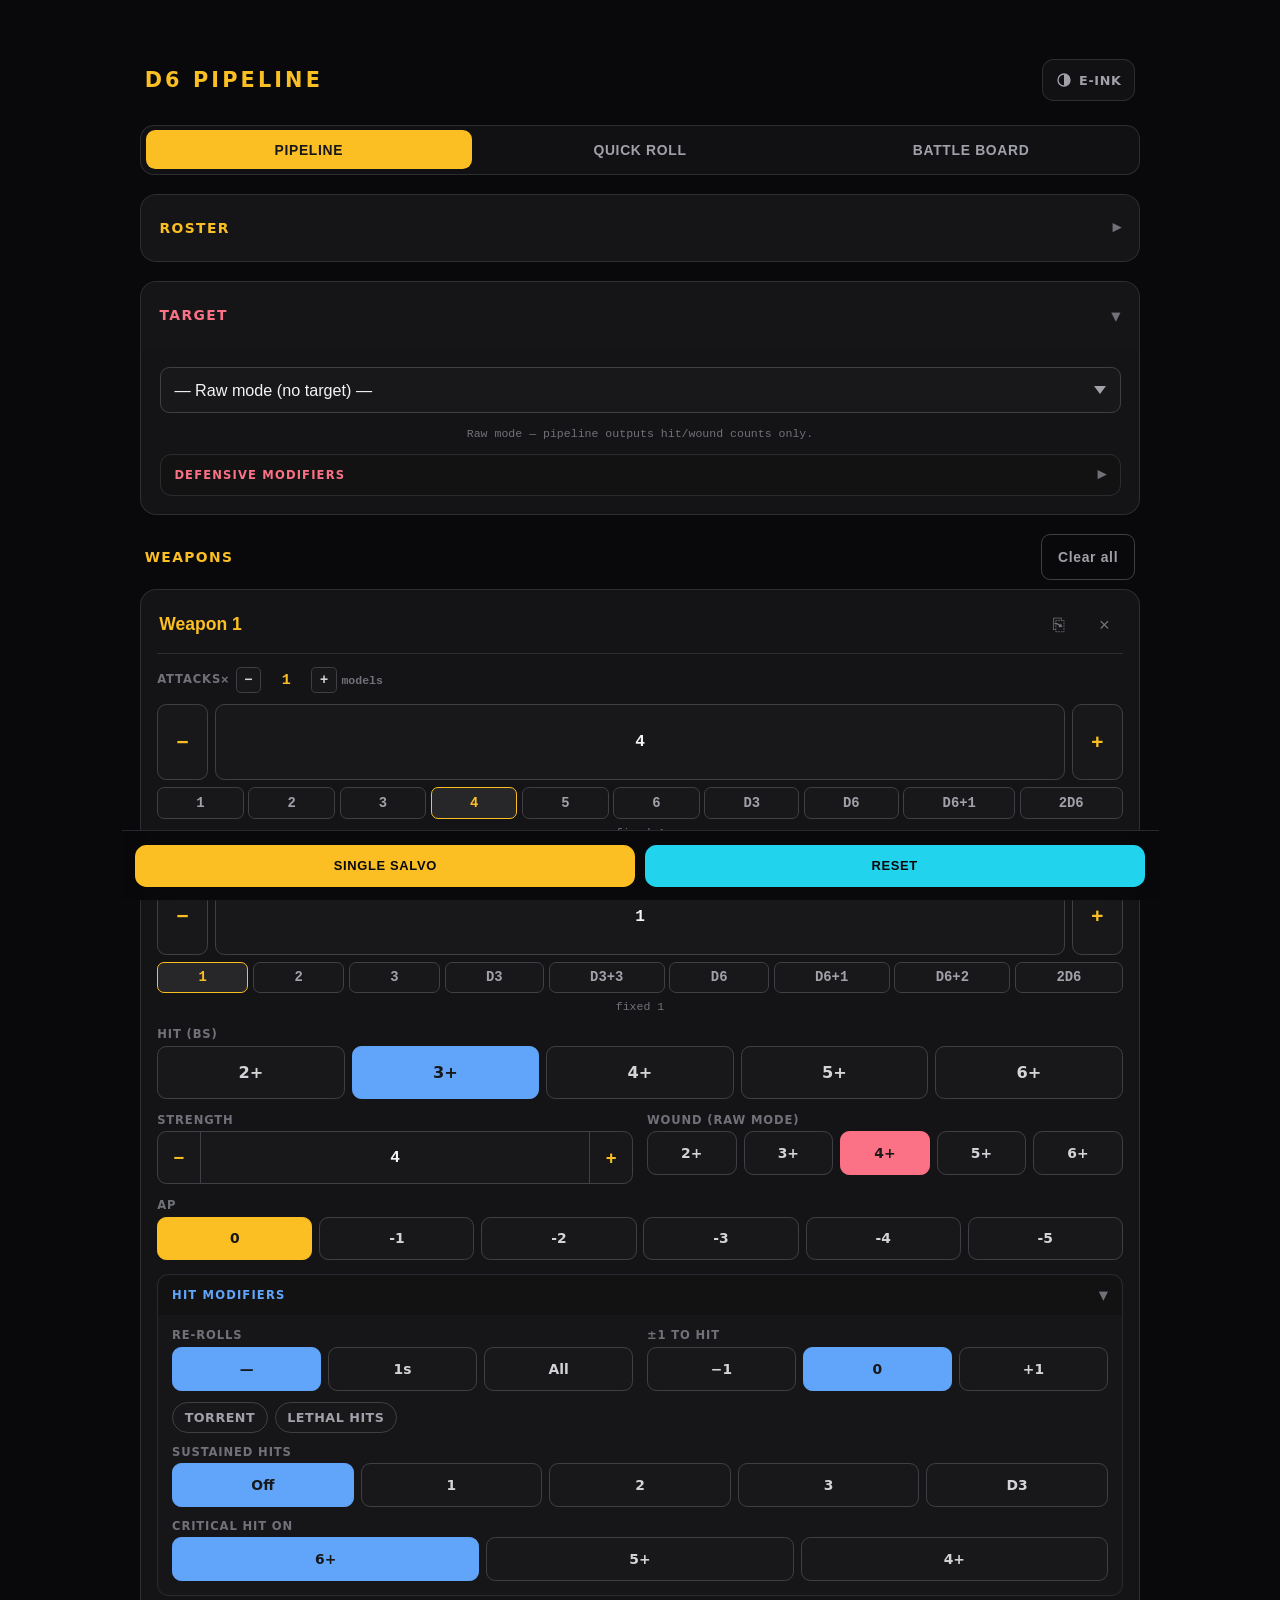
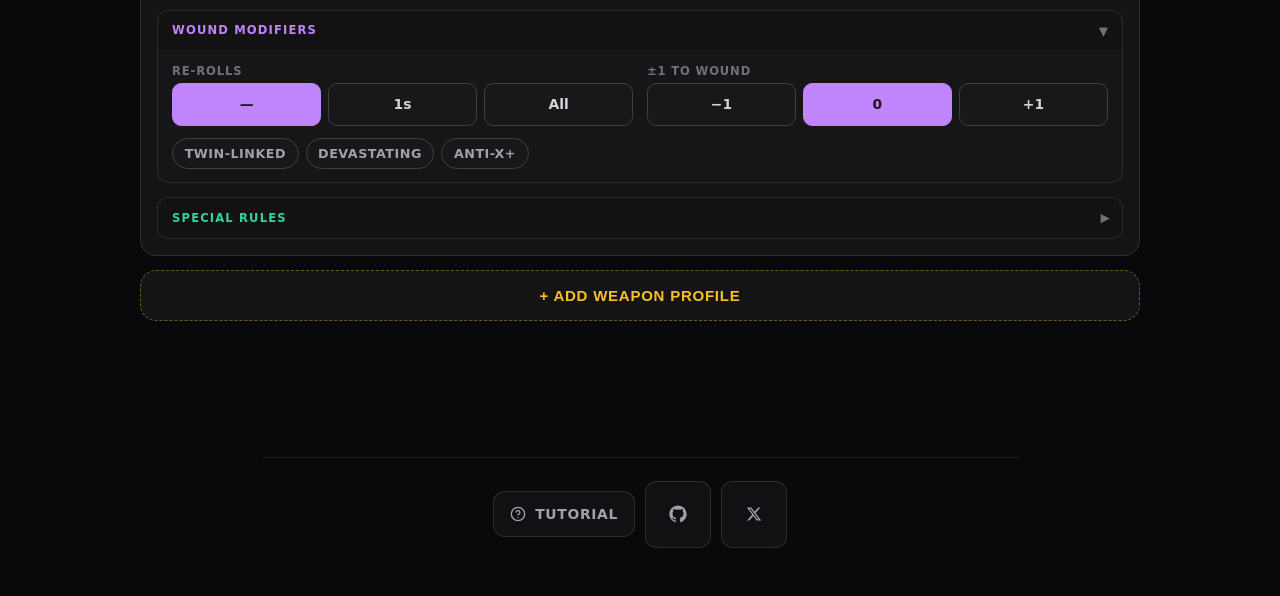
<file: index.html>
<!DOCTYPE html>
<html lang="en">
<head>
  <meta charset="UTF-8">
  <meta name="viewport" content="width=device-width, initial-scale=1.0, viewport-fit=cover">
  <meta name="theme-color" content="#09090b">
  <title>D6 Pipeline — Dice & Damage</title>

  <!-- Browser-tab favicon: SVG for modern browsers, PNG fallback. -->
  <link rel="icon" type="image/svg+xml" href="favicon.svg">
  <link rel="icon" type="image/png" sizes="32x32" href="favicon-32.png">

  <!-- iOS / iPadOS "Add to Home Screen" icon. Apple ignores SVG here and
       applies its own corner mask, so the source is the full-bleed PNG. -->
  <link rel="apple-touch-icon" sizes="180x180" href="icon-180.png">

  <!-- Android Chrome reads the manifest for home-screen install. -->
  <link rel="manifest" href="site.webmanifest">

  <!-- Title shown under the iOS home-screen icon. -->
  <meta name="apple-mobile-web-app-title" content="D6 Pipeline">
  <meta name="apple-mobile-web-app-capable" content="yes">
  <meta name="apple-mobile-web-app-status-bar-style" content="black-translucent">

  <!-- Theme is handled entirely by this tiny inline script — NOT by the
       heavy app.js — so it works even when a low-powered e-ink browser
       (e.g. Kindle Scribe) struggles to load/run the main bundle. It also
       runs before the stylesheet paints, so the e-ink screen never flashes
       the dark theme on load. Force e-ink with ?theme=eink (bookmarkable on
       the Kindle so no tap is needed at all). -->
  <script>
  (function () {
    function apply(t) {
      t = (t === 'eink') ? 'eink' : 'dark';
      document.documentElement.setAttribute('data-theme', t);
      try { localStorage.setItem('wh40k_theme', t); } catch (e) {}
      var m = document.querySelector('meta[name="theme-color"]');
      if (m) m.setAttribute('content', t === 'eink' ? '#ffffff' : '#09090b');
      var b = document.getElementById('themeToggle');
      if (b) {
        b.setAttribute('aria-pressed', t === 'eink' ? 'true' : 'false');
        var l = b.querySelector('.theme-toggle-label');
        if (l) l.textContent = (t === 'eink') ? 'Dark' : 'E-ink';
      }
    }
    window.applyTheme = apply;
    window.toggleTheme = function () {
      var cur = document.documentElement.getAttribute('data-theme') === 'eink' ? 'eink' : 'dark';
      apply(cur === 'eink' ? 'dark' : 'eink');
    };
    // Initial theme: a ?theme= (or bare ?eink) URL param wins, else the
    // saved choice, else dark. Set before paint to avoid a flash.
    var initial = 'dark';
    try {
      var q = location.search;
      if (/[?&](theme=eink|eink)\b/.test(q)) initial = 'eink';
      else if (/[?&]theme=dark\b/.test(q)) initial = 'dark';
      else initial = localStorage.getItem('wh40k_theme') || 'dark';
    } catch (e) {}
    document.documentElement.setAttribute('data-theme', initial === 'eink' ? 'eink' : 'dark');
    // Sync the toggle button's label once the DOM exists (independent of app.js).
    document.addEventListener('DOMContentLoaded', function () {
      apply(document.documentElement.getAttribute('data-theme'));
    });
  })();
  </script>

  <!-- On-screen error reporter: the Kindle has no dev tools, so surface any
       uncaught error (including a script that fails to parse) in a visible
       box. Harmless when there are no errors; ES5-safe on purpose. -->
  <script>
  window.addEventListener('error', function (e) {
    try {
      var box = document.getElementById('jsErrorBox');
      if (!box) {
        box = document.createElement('div');
        box.id = 'jsErrorBox';
        box.style.cssText = 'position:fixed;left:0;right:0;bottom:0;z-index:99999;background:#fff;color:#000;border-top:3px solid #000;font:12px/1.4 monospace;padding:8px;white-space:pre-wrap;max-height:45%;overflow:auto';
        (document.body || document.documentElement).appendChild(box);
      }
      var msg = (e && e.message) ? e.message : 'Unknown error';
      var where = (e && e.filename) ? (' @ ' + String(e.filename).split('/').pop() + ':' + (e.lineno || '?')) : '';
      box.textContent = 'JS ERROR — ' + msg + where;
    } catch (x) {}
  });
  </script>

  <link rel="stylesheet" href="styles.css?v=20260614d">
</head>
<body class="minimal-scrollbar">

<main class="app-main">
  <header style="display:flex; align-items:center; justify-content:space-between; padding: .5rem .25rem 1rem;">
    <h1 style="font-size: 1.125rem; font-weight: 900; letter-spacing: 0.15em; text-transform: uppercase; color: #fbbf24;">D6&nbsp;Pipeline</h1>
    <button id="themeToggle" class="theme-toggle" type="button" onclick="toggleTheme()" aria-pressed="false" aria-label="Toggle e-ink theme" title="Toggle e-ink (Kindle) theme">
      <svg viewBox="0 0 24 24" width="16" height="16" aria-hidden="true">
        <circle cx="12" cy="12" r="9" fill="none" stroke="currentColor" stroke-width="2"></circle>
        <path d="M12 3a9 9 0 0 1 0 18z" fill="currentColor"></path>
      </svg>
      <span class="theme-toggle-label">E-ink</span>
    </button>
  </header>

  <!-- Tabs -->
  <div class="tab-bar" role="tablist" style="margin-bottom: 1rem;">
    <button class="tab-button" data-tab="pipeline" data-active="true" onclick="switchTab('pipeline')">Pipeline</button>
    <button class="tab-button" data-tab="quickroll" data-active="false" onclick="switchTab('quickroll')">Quick Roll</button>
    <button class="tab-button" data-tab="battle" data-active="false" onclick="switchTab('battle')">Battle Board</button>
  </div>

  <!-- ===================================================================
       PIPELINE TAB
  ==================================================================== -->
  <div class="tab-panel" data-tab="pipeline" data-active="true">

    <!-- Roster -->
    <section class="section" data-collapsible data-collapsed="true" style="margin-bottom: 1rem;">
      <div class="section-header" onclick="toggleSection(this)">
        <h2>Roster</h2>
        <span class="section-chevron">▾</span>
      </div>
      <div class="section-body">
        <div class="roster-bar">
          <input type="text" id="rosterNameInput" class="text-input" placeholder="e.g. Intercessor Squad" autocomplete="off">
          <div style="display:flex; gap:.375rem;">
            <button class="btn btn-primary" onclick="saveCurrentRoster()">Save</button>
            <button class="btn btn-danger" onclick="deleteCurrentRoster()" title="Delete selected roster">×</button>
          </div>
          <select id="savedRostersSelect" class="select-input" onchange="loadSelectedRoster()">
            <option value="" disabled selected>— Load saved roster —</option>
          </select>
        </div>
      </div>
    </section>

    <!-- Target -->
    <section class="section" data-collapsible data-collapsed="false" style="margin-bottom: 1rem;">
      <div class="section-header" onclick="toggleSection(this)">
        <h2 style="color:#fb7185;">Target</h2>
        <span class="section-chevron">▾</span>
      </div>
      <div class="section-body" style="display:flex; flex-direction:column; gap:.75rem;">
        <div style="display:flex; flex-wrap:wrap; gap:.5rem;">
          <select id="targetUnitSelect" class="select-input" style="flex:1; min-width:180px;" onchange="updateTargetUi()">
            <option value="none">— Raw mode (no target) —</option>
            <!-- Sample presets injected from data/sample-targets.js -->
            <option value="custom">— Custom unit —</option>
          </select>
          <select id="unitSizeSelect" class="select-input" hidden style="flex:1; min-width:140px;" onchange="updateTargetUi()"></select>
        </div>

        <div id="targetStatsDisplay" class="tiny mono muted" style="text-align:center;">Raw mode — pipeline outputs hit/wound counts only.</div>

        <div id="customUnitPanel" hidden style="background: rgba(24,24,27,.6); border: 1px dashed rgba(251,113,133,.3); border-radius: .625rem; padding: .75rem;">
          <div class="grid-3">
            <div>
              <label class="field-label">Name</label>
              <input type="text" id="custName" class="text-input" value="Custom Target">
            </div>
            <div>
              <label class="field-label">Toughness</label>
              <input type="number" id="custT" class="text-input" value="4" min="1" max="20">
            </div>
            <div>
              <label class="field-label">Save +</label>
              <input type="number" id="custSv" class="text-input" value="4" min="2" max="6">
            </div>
            <div>
              <label class="field-label">Invul +</label>
              <input type="number" id="custInv" class="text-input" value="0" min="0" max="6">
            </div>
            <div>
              <label class="field-label">Wounds</label>
              <input type="number" id="custW" class="text-input" value="1" min="1" max="30">
            </div>
            <div>
              <label class="field-label">Classification</label>
              <select id="custType" class="select-input" onchange="toggleCustomSizeField()">
                <option value="squad">Infantry Squad</option>
                <option value="single">Vehicle / Monster</option>
              </select>
            </div>
            <div id="custSizeDiv">
              <label class="field-label">Model Count</label>
              <input type="number" id="custSize" class="text-input" value="5" min="1" max="30">
            </div>
          </div>
        </div>

        <!-- Defensive modifiers expander -->
        <div class="modifier-section" data-collapsible data-collapsed="true">
          <div class="modifier-section-header" onclick="toggleSection(this)">
            <span class="modifier-section-title" style="color:#fb7185;">Defensive Modifiers</span>
            <span class="section-chevron">▾</span>
          </div>
          <div class="modifier-section-body">
            <div class="toggle-row">
              <label class="toggle-pill tone-rose" data-checked="false">
                <input type="checkbox" id="defCover">COVER (+1 sv)
              </label>
              <label class="toggle-pill tone-rose" data-checked="false">
                <input type="checkbox" id="defStealth">STEALTH (−1 hit)
              </label>
              <label class="toggle-pill tone-rose" data-checked="false">
                <input type="checkbox" id="defMinusWound">−1 TO WOUND
              </label>
              <label class="toggle-pill tone-rose" data-checked="false">
                <input type="checkbox" id="defMinusDmg">−1 DAMAGE
              </label>
              <label class="toggle-pill tone-rose" data-checked="false">
                <input type="checkbox" id="defHalveDmg">HALVE DAMAGE
              </label>
            </div>
            <div>
              <label class="field-label">Feel No Pain</label>
              <div class="keypad compact" data-tone="rose">
                <input type="radio" id="defFnp_0" name="defFnp" value="0" checked><label for="defFnp_0">None</label>
                <input type="radio" id="defFnp_6" name="defFnp" value="6"><label for="defFnp_6">6+</label>
                <input type="radio" id="defFnp_5" name="defFnp" value="5"><label for="defFnp_5">5+</label>
                <input type="radio" id="defFnp_4" name="defFnp" value="4"><label for="defFnp_4">4+</label>
                <input type="radio" id="defFnp_3" name="defFnp" value="3"><label for="defFnp_3">3+</label>
              </div>
            </div>
          </div>
        </div>
      </div>
    </section>

    <!-- Weapons -->
    <section style="margin-bottom: 1rem;">
      <div style="display:flex; align-items:center; justify-content:space-between; padding: 0 .25rem .5rem;">
        <h2 style="font-size: .75rem; font-weight: 800; letter-spacing: .1em; text-transform: uppercase; color: #fbbf24;">Weapons</h2>
        <button class="btn btn-ghost" onclick="clearAllWeapons()" title="Remove all weapons">Clear all</button>
      </div>
      <div id="weaponsContainer" style="display:flex; flex-direction:column; gap: .75rem;"></div>
      <button class="add-weapon-btn" style="margin-top:.75rem;" onclick="addWeaponCard()">+ Add Weapon Profile</button>
    </section>

    <!-- Action bar -->
    <div class="action-bar">
      <button class="action-btn primary" onclick="executeSalvo()">Single Salvo</button>
      <button class="action-btn secondary" onclick="resetEngagement()">Reset</button>
    </div>

    <!-- Results -->
    <div id="resultsContainer" hidden style="margin-top: 1.25rem; display:flex; flex-direction:column; gap: 1rem;">
      <div id="targetStatusDashboard"></div>
      <div>
        <h3 style="font-size: .625rem; font-weight: 800; letter-spacing: .1em; text-transform: uppercase; color: #a1a1aa; margin-bottom: .5rem;">Weapon Breakdown</h3>
        <div id="allocationBlocksContainer" style="display:flex; flex-direction:column; gap: .625rem;"></div>
      </div>
      <div>
        <h3 style="font-size: .625rem; font-weight: 800; letter-spacing: .1em; text-transform: uppercase; color: #71717a; margin-bottom: .5rem;">Combat Log</h3>
        <div id="combatLog" class="combat-log minimal-scrollbar"></div>
      </div>
    </div>

  </div>

  <!-- ===================================================================
       QUICK ROLL TAB
  ==================================================================== -->
  <div class="tab-panel" data-tab="quickroll" data-active="false">
    <section class="section" style="margin-bottom: 1rem;">
      <div class="section-body" style="display:flex; flex-direction:column; gap: 1rem;">

        <div>
          <label class="field-label">Number of Dice</label>
          <div style="display:flex; gap:.5rem; align-items:center;">
            <div style="flex:1">
              <input type="range" id="qrCountRange" min="1" max="30" value="6"
                     style="width:100%;"
                     oninput="document.getElementById('qrCount').value = this.value;">
            </div>
            <div style="flex:0 0 90px;">
              <div class="stepper">
                <button type="button" onclick="stepperAdjust(this, -1, 1, 30); document.getElementById('qrCountRange').value = document.getElementById('qrCount').value;">−</button>
                <input type="number" id="qrCount" value="6" min="1" max="30"
                       oninput="document.getElementById('qrCountRange').value = this.value;">
                <button type="button" onclick="stepperAdjust(this, 1, 1, 30); document.getElementById('qrCountRange').value = document.getElementById('qrCount').value;">+</button>
              </div>
            </div>
          </div>
        </div>

        <div>
          <label class="field-label">Die Type</label>
          <div class="keypad compact">
            <input type="radio" id="qrDie_6" name="qrDie" value="6" checked><label for="qrDie_6">D6</label>
            <input type="radio" id="qrDie_3" name="qrDie" value="3"><label for="qrDie_3">D3</label>
          </div>
        </div>

        <div>
          <label class="field-label">Success Target (optional)</label>
          <div class="keypad compact" data-tone="emerald">
            <input type="radio" id="qrTgt_none" name="qrTarget" value="none" checked><label for="qrTgt_none">None</label>
            <input type="radio" id="qrTgt_2" name="qrTarget" value="2"><label for="qrTgt_2">2+</label>
            <input type="radio" id="qrTgt_3" name="qrTarget" value="3"><label for="qrTgt_3">3+</label>
            <input type="radio" id="qrTgt_4" name="qrTarget" value="4"><label for="qrTgt_4">4+</label>
            <input type="radio" id="qrTgt_5" name="qrTarget" value="5"><label for="qrTgt_5">5+</label>
            <input type="radio" id="qrTgt_6" name="qrTarget" value="6"><label for="qrTgt_6">6+</label>
          </div>
        </div>

        <div>
          <label class="field-label">Crits</label>
          <div class="toggle-row">
            <label class="toggle-pill tone-emerald" data-checked="false">
              <input type="checkbox" id="qrHighlightCrits" onchange="renderQuickRoll()">Highlight Crits
            </label>
          </div>
        </div>

        <div>
          <label class="field-label">Dice Tray</label>
          <div id="qrTray" class="dice-tray"></div>
          <div id="qrSummary" style="margin-top:.5rem; text-align:center; font-size:.8125rem; color:#d4d4d8;"></div>
        </div>

        <div style="display:flex; flex-direction:column; gap:.5rem;">
          <button class="action-btn primary" onclick="quickRoll()">Roll</button>
          <div style="display:grid; grid-template-columns: 1fr 1fr 1fr; gap:.5rem;">
            <button class="action-btn secondary" onclick="quickRerollOnes()">Re-roll 1s</button>
            <button class="action-btn tertiary" onclick="quickRerollFailures()">Re-roll Fails</button>
            <button class="action-btn tertiary" onclick="quickRerollSuccesses()">Re-roll Successes</button>
          </div>
        </div>

      </div>
    </section>

    <div style="padding: 0 .5rem; font-size:.75rem; color:#71717a; line-height:1.6;">
      <strong style="color:#fbbf24;">Tip:</strong> set a target like 3+ and tap "Re-roll Fails" to simulate a unit re-rolling all failed hits,
      or "Re-roll Successes" for effects that force re-rolling successful dice.
      Turn on <em>Highlight Crits</em> to flag max-roll dice (6s on D6, 3s on D3).
    </div>
  </div>

  <!-- ===================================================================
       BATTLE BOARD TAB — live score / CP tracking + secondary deck
  ==================================================================== -->
  <div class="tab-panel" data-tab="battle" data-active="false">

    <!-- Shared game track (round + whose turn) + optional 2nd player -->
    <section class="section" style="margin-bottom: 1rem;">
      <div class="section-body" style="display:flex; flex-direction:column; gap:.75rem;">

        <div class="bb-track">
          <div class="bb-round">
            <span class="bb-round-label">Battle Round</span>
            <div class="bb-round-stepper">
              <button type="button" class="bb-step small" onclick="bbAdjustRound(-1)" aria-label="Previous round">−</button>
              <span class="bb-round-value"><span id="bbRoundVal">1</span><span class="bb-round-max"> / 5</span></span>
              <button type="button" class="bb-step small" onclick="bbAdjustRound(1)" aria-label="Next round">+</button>
            </div>
          </div>
          <div class="bb-turn">
            <span class="bb-round-label">Turn</span>
            <div class="keypad compact" id="bbTurnSelect">
              <input type="radio" id="bbTurn_p1" name="bbTurn" value="p1" checked onchange="setBattleTurn('p1')"><label for="bbTurn_p1">Player 1</label>
              <input type="radio" id="bbTurn_p2" name="bbTurn" value="p2" onchange="setBattleTurn('p2')"><label for="bbTurn_p2">Player 2</label>
            </div>
          </div>
        </div>

        <div class="toggle-row">
          <label class="toggle-pill" data-checked="false" id="bbTwoPlayerPill">
            <input type="checkbox" id="bbTwoPlayer" onchange="setTwoPlayer(this.checked)">Two players
          </label>
        </div>

        <!-- One or two player boards (counters + own secondary deck) rendered here -->
        <div id="bbBoards" class="bb-boards"></div>
      </div>
    </section>

    <div class="action-bar">
      <button class="action-btn secondary" onclick="resetBattleBoard()">Reset Board</button>
    </div>

  </div>

</main>

<footer class="app-footer">
  <button class="footer-link" type="button" onclick="openTutorial()" aria-label="Open tutorial">
    <svg viewBox="0 0 24 24" fill="none" stroke="currentColor" stroke-width="2" stroke-linecap="round" stroke-linejoin="round" width="16" height="16" aria-hidden="true">
      <circle cx="12" cy="12" r="10"></circle>
      <path d="M9.09 9a3 3 0 0 1 5.83 1c0 2-3 3-3 3"></path>
      <line x1="12" y1="17" x2="12.01" y2="17"></line>
    </svg>
    Tutorial
  </button>
  <a class="footer-link icon-only" href="https://github.com/stevanlohja/D6-Pipeline" target="_blank" rel="noopener noreferrer" aria-label="View source on GitHub" title="Source on GitHub">
    <svg viewBox="0 0 24 24" fill="currentColor" width="18" height="18" aria-hidden="true">
      <path d="M12 .5C5.65.5.5 5.65.5 12c0 5.08 3.29 9.39 7.86 10.92.58.1.79-.25.79-.55 0-.27-.01-.99-.02-1.94-3.2.7-3.87-1.54-3.87-1.54-.52-1.32-1.27-1.67-1.27-1.67-1.04-.71.08-.7.08-.7 1.15.08 1.76 1.18 1.76 1.18 1.02 1.75 2.68 1.24 3.34.95.1-.74.4-1.24.72-1.53-2.55-.29-5.24-1.28-5.24-5.69 0-1.26.45-2.29 1.18-3.1-.12-.29-.51-1.46.11-3.04 0 0 .97-.31 3.18 1.18a11 11 0 0 1 5.78 0c2.2-1.49 3.17-1.18 3.17-1.18.63 1.58.24 2.75.12 3.04.73.81 1.17 1.84 1.17 3.1 0 4.42-2.69 5.39-5.25 5.68.41.36.78 1.06.78 2.13 0 1.54-.01 2.77-.01 3.15 0 .3.21.66.8.55C20.21 21.39 23.5 17.08 23.5 12 23.5 5.65 18.35.5 12 .5Z"/>
    </svg>
  </a>
  <a class="footer-link icon-only" href="https://x.com/stevanlohja" target="_blank" rel="noopener noreferrer" aria-label="Follow Stevan Lohja on X" title="Follow @stevanlohja on X">
    <svg viewBox="0 0 24 24" fill="currentColor" width="16" height="16" aria-hidden="true">
      <path d="M18.244 2.25h3.308l-7.227 8.26 8.502 11.24H16.17l-5.214-6.817L4.99 21.75H1.68l7.73-8.835L1.254 2.25H8.08l4.713 6.231 5.45-6.231Zm-1.16 17.52h1.833L7.084 4.126H5.117L17.083 19.77Z"/>
    </svg>
  </a>
</footer>

<dialog id="tutorialDialog" class="tutorial-dialog">
  <div class="tutorial-content">
    <header class="tutorial-header">
      <h2>Welcome to D6 Pipeline</h2>
      <button class="tutorial-close" type="button" onclick="closeTutorial()" aria-label="Close tutorial">×</button>
    </header>

    <p class="tutorial-intro">A companion app for Warhammer 40k that resolves attack pipelines so you can spend less time on math and more time on the table. Universal core mechanics — works for any army, any edition.</p>

    <section>
      <h3>Quick start</h3>
      <ol>
        <li><strong>Pick a target</strong> at the top — a preset, a custom unit, or <em>Raw mode</em> for hit/wound counts only.</li>
        <li><strong>Set up a weapon</strong> — Attacks, Damage, BS, Strength, AP. If multiple models in your unit fire the same weapon, bump the <code>× N models</code> stepper next to "Attacks."</li>
        <li>Tap <strong>Single Salvo</strong>. Each tap fires another salvo at the same target — damage accumulates until the unit drops or you press <strong>Reset</strong>.</li>
      </ol>
    </section>

    <section>
      <h3>Good to know</h3>
      <ul>
        <li>The <strong>Quick Roll</strong> tab is for moments when you just need to throw dice against a target.</li>
        <li>Hit and wound modifiers cap at ±1 and re-rolls happen <em>before</em> modifiers, per the Core Rules.</li>
        <li>Save a roster by name under <strong>Roster</strong> — it persists locally on this device.</li>
        <li>Toggle <strong>Cover</strong>, <strong>Stealth</strong>, <strong>Feel No Pain</strong>, and other defensive abilities in <em>Defensive Modifiers</em>.</li>
      </ul>
    </section>

    <button class="action-btn primary tutorial-cta" type="button" onclick="closeTutorial()" autofocus>Got it</button>
  </div>
</dialog>

<div id="toastContainer" class="toast-container"></div>

<script src="data/sample-targets.js?v=20260614d"></script>
<script src="data/secondary-decks.js?v=20260614d"></script>
<script src="app.js?v=20260614d"></script>
</body>
</html>
</file>
<file: styles.css>
/* ===== Base ===== */
html, body { background: #09090b; }
body {
  font-family: ui-sans-serif, system-ui, -apple-system, "Segoe UI", Roboto, sans-serif;
  color: #f4f4f5;
  -webkit-tap-highlight-color: transparent;
}

/* ===== Responsive layout & scaling =====
   The content column is centred and capped on phones. On larger screens
   (tablets, the Kindle Scribe) we widen the column to use the space and
   bump the ROOT font-size — since nearly all sizing (text, padding, and
   the tap targets, which were converted from px to rem) is rem-based, a
   single root bump scales the whole UI, buttons included. Breakpoints
   only (no clamp()/min()/max()) for old e-ink WebKit compatibility. */
.app-main {
  max-width: 720px;
  margin: 0 auto;
  padding: 1rem;
}
@media (min-width: 700px) {
  html { font-size: 17px; }
  .app-main { max-width: 880px; padding: 1.5rem; }
  .app-footer { max-width: 880px; }
}
@media (min-width: 1000px) {
  html { font-size: 18.5px; }
  .app-main { max-width: 1000px; padding: 2rem; }
  .app-footer { max-width: 1000px; }
}
@media (min-width: 1300px) {
  html { font-size: 20px; }
  .app-main { max-width: 1080px; }
  .app-footer { max-width: 1080px; }
}

/* Minimal scrollbar */
.minimal-scrollbar::-webkit-scrollbar { width: 6px; height: 6px; }
.minimal-scrollbar::-webkit-scrollbar-thumb { background: #3f3f46; border-radius: 3px; }
.minimal-scrollbar::-webkit-scrollbar-track { background: transparent; }

/* ===== Section card ===== */
.section {
  background: rgba(39, 39, 42, 0.4);
  border: 1px solid rgba(63, 63, 70, 0.6);
  border-radius: 0.875rem;
  overflow: hidden;
}
.section-header {
  display: flex;
  align-items: center;
  justify-content: space-between;
  padding: 0.75rem 1rem;
  cursor: pointer;
  user-select: none;
  background: rgba(24, 24, 27, 0.4);
}
.section-header h2 {
  font-size: 0.75rem;
  font-weight: 800;
  letter-spacing: 0.1em;
  text-transform: uppercase;
  color: #fbbf24;
}
.section-body { padding: 1rem; }
.section[data-collapsed="true"] .section-body { display: none; }
.section[data-collapsed="true"] .section-chevron { transform: rotate(-90deg); }
.section-chevron { transition: transform 150ms ease; color: #71717a; }

/* ===== Tabs ===== */
.tab-bar {
  display: flex;
  background: rgba(24, 24, 27, 0.6);
  border: 1px solid rgba(63, 63, 70, 0.6);
  border-radius: 0.75rem;
  padding: 0.25rem;
  gap: 0.25rem;
}
.tab-button {
  flex: 1;
  padding: 0.625rem 0.75rem;
  font-size: 0.75rem;
  font-weight: 800;
  letter-spacing: 0.05em;
  text-transform: uppercase;
  color: #a1a1aa;
  background: transparent;
  border: none;
  border-radius: 0.5rem;
  cursor: pointer;
  transition: background 120ms ease, color 120ms ease;
}
.tab-button[data-active="true"] {
  background: #fbbf24;
  color: #18181b;
}
.tab-button:not([data-active="true"]):hover {
  background: rgba(63, 63, 70, 0.4);
  color: #f4f4f5;
}
.tab-panel { display: none; }
.tab-panel[data-active="true"] { display: block; }

/* ===== Keypad (radio chips) =====
   Used for any 1-6 / discrete selector that benefits from tap targets.
*/
.keypad {
  display: grid;
  grid-auto-flow: column;
  grid-auto-columns: minmax(0, 1fr);
  gap: 0.375rem;
}
.keypad input[type="radio"] {
  position: absolute;
  opacity: 0;
  pointer-events: none;
}
.keypad label {
  display: flex;
  align-items: center;
  justify-content: center;
  min-height: 2.75rem;
  padding: 0 0.25rem;
  background: #18181b;
  border: 1px solid #3f3f46;
  border-radius: 0.5rem;
  color: #d4d4d8;
  font-weight: 700;
  font-size: 0.875rem;
  cursor: pointer;
  user-select: none;
  transition: background 100ms ease, color 100ms ease, border-color 100ms ease;
}
.keypad label:hover { background: #27272a; }
.keypad input[type="radio"]:checked + label {
  background: #fbbf24;
  color: #18181b;
  border-color: #fbbf24;
}
.keypad input[type="radio"]:focus-visible + label {
  outline: 2px solid #60a5fa;
  outline-offset: 2px;
}

/* Compact keypad variant (smaller buttons) */
.keypad.compact label { min-height: 2.25rem; font-size: 0.75rem; }

/* Tone variants — recolor the checked state */
.keypad[data-tone="blue"] input[type="radio"]:checked + label { background: #60a5fa; border-color: #60a5fa; }
.keypad[data-tone="rose"] input[type="radio"]:checked + label { background: #fb7185; border-color: #fb7185; color: #1c1917; }
.keypad[data-tone="purple"] input[type="radio"]:checked + label { background: #c084fc; border-color: #c084fc; color: #1c1917; }
.keypad[data-tone="emerald"] input[type="radio"]:checked + label { background: #34d399; border-color: #34d399; color: #052e16; }

/* ===== Dice input =====
   Free-text dice expression input with a row of preset chips below.
*/
.dice-input {
  display: flex;
  flex-direction: column;
  gap: 0.375rem;
}
.dice-input-field {
  width: 100%;
  background: #18181b;
  border: 1px solid #3f3f46;
  border-radius: 0.5rem;
  padding: 0.625rem 0.75rem;
  color: #f4f4f5;
  font-family: ui-monospace, SFMono-Regular, Menlo, monospace;
  font-size: 0.875rem;
  font-weight: 600;
  text-align: center;
  outline: none;
  min-height: 2.75rem;
}
.dice-input-field:focus { border-color: #fbbf24; }
.dice-input-field[data-invalid="true"] { border-color: #fb7185; color: #fb7185; }
/* − / + counter ticks flanking the dice field, so a custom value can be
   dialed in by tapping rather than typing into the field. */
.dice-input-row {
  display: flex;
  align-items: stretch;
  gap: 0.375rem;
}
.dice-input-row .dice-input-field { flex: 1 1 auto; }
.dice-step-btn {
  flex: 0 0 auto;
  width: 2.75rem;
  min-height: 2.75rem;
  background: #18181b;
  border: 1px solid #3f3f46;
  border-radius: 0.5rem;
  color: #fbbf24;
  font-weight: 700;
  font-size: 1.125rem;
  line-height: 1;
  cursor: pointer;
  transition: background 100ms ease;
}
.dice-step-btn:hover { background: #27272a; }
.dice-step-btn:active { background: #3f3f46; }
.dice-input-chips {
  display: flex;
  flex-wrap: wrap;
  gap: 0.25rem;
}
.dice-chip {
  flex: 1 1 auto;
  min-width: 2.75rem;
  padding: 0.375rem 0.5rem;
  background: #18181b;
  border: 1px solid #3f3f46;
  border-radius: 0.375rem;
  color: #a1a1aa;
  font-family: ui-monospace, SFMono-Regular, Menlo, monospace;
  font-size: 0.75rem;
  font-weight: 600;
  cursor: pointer;
  transition: background 100ms ease, color 100ms ease;
}
.dice-chip:hover { background: #27272a; color: #f4f4f5; }
.dice-chip[data-active="true"] {
  background: #27272a;
  color: #fbbf24;
  border-color: #fbbf24;
}
.dice-meta {
  font-size: 0.625rem;
  color: #71717a;
  text-align: center;
  font-family: ui-monospace, monospace;
}

/* Inline "× N models" stepper attached to the Attacks field label. Each
   model rolls the Attacks expression independently per Core Rules; this
   control sets how many models in the unit are firing this weapon. */
.dice-input-labelrow {
  display: flex;
  align-items: center;
  justify-content: space-between;
  gap: 0.5rem;
}
.models-firing {
  display: inline-flex;
  align-items: center;
  gap: 0.25rem;
  font-family: ui-monospace, SFMono-Regular, Menlo, monospace;
  font-size: 0.6875rem;
  color: #a1a1aa;
  text-transform: none;
  letter-spacing: 0;
}
.models-firing .mf-x { color: #71717a; padding-right: 0.125rem; }
.models-firing .mf-btn {
  width: 1.375rem;
  height: 1.375rem;
  border: 1px solid #3f3f46;
  background: #18181b;
  border-radius: 0.25rem;
  color: #d4d4d8;
  font-weight: 700;
  cursor: pointer;
  font-size: 0.75rem;
  line-height: 1;
  padding: 0;
}
.models-firing .mf-btn:hover { background: #27272a; color: #fbbf24; }
.models-firing .mf-input {
  width: 2rem;
  text-align: center;
  background: transparent;
  border: none;
  outline: none;
  color: #fbbf24;
  font-weight: 700;
  font-family: inherit;
  font-size: 0.8125rem;
  -moz-appearance: textfield;
}
.models-firing .mf-input::-webkit-outer-spin-button,
.models-firing .mf-input::-webkit-inner-spin-button { -webkit-appearance: none; margin: 0; }
.models-firing .mf-label { color: #71717a; font-size: 0.625rem; }

/* ===== Stepper (for integer fields like Strength, Wounds) ===== */
.stepper {
  display: flex;
  align-items: stretch;
  background: #18181b;
  border: 1px solid #3f3f46;
  border-radius: 0.5rem;
  overflow: hidden;
  min-height: 2.75rem;
}
.stepper button {
  flex: 0 0 auto;
  width: 2.25rem;
  background: transparent;
  border: none;
  color: #fbbf24;
  font-weight: 700;
  font-size: 1rem;
  cursor: pointer;
}
.stepper button:hover { background: #27272a; }
.stepper button:active { background: #3f3f46; }
.stepper input {
  flex: 1 1 auto;
  min-width: 0;
  background: transparent;
  border: none;
  border-left: 1px solid #3f3f46;
  border-right: 1px solid #3f3f46;
  color: #f4f4f5;
  font-weight: 600;
  font-size: 0.875rem;
  text-align: center;
  outline: none;
  font-family: ui-monospace, monospace;
}
/* hide spinners */
.stepper input::-webkit-outer-spin-button,
.stepper input::-webkit-inner-spin-button {
  -webkit-appearance: none;
  margin: 0;
}
.stepper input[type=number] { -moz-appearance: textfield; }

/* ===== Field labels ===== */
.field-label {
  display: block;
  font-size: 0.625rem;
  font-weight: 800;
  letter-spacing: 0.075em;
  text-transform: uppercase;
  color: #71717a;
  margin-bottom: 0.25rem;
}

/* ===== Weapon card ===== */
.weapon-card {
  background: rgba(39, 39, 42, 0.4);
  border: 1px solid rgba(63, 63, 70, 0.6);
  border-radius: 0.875rem;
  padding: 0.875rem;
  display: flex;
  flex-direction: column;
  gap: 0.75rem;
}
.weapon-header {
  display: flex;
  align-items: center;
  gap: 0.5rem;
  padding-bottom: 0.5rem;
  border-bottom: 1px solid rgba(63, 63, 70, 0.6);
}
.weapon-name-input {
  flex: 1;
  background: transparent;
  border: none;
  outline: none;
  color: #fbbf24;
  font-weight: 800;
  font-size: 0.95rem;
}
.weapon-name-input:focus { background: rgba(24, 24, 27, 0.6); border-radius: 0.25rem; padding-left: 0.25rem; }

.weapon-action-btn {
  flex: 0 0 auto;
  width: 2rem;
  height: 2rem;
  background: transparent;
  border: none;
  color: #71717a;
  font-size: 1rem;
  cursor: pointer;
  border-radius: 0.375rem;
  transition: background 100ms ease, color 100ms ease;
}
.weapon-action-btn:hover { background: rgba(244, 63, 94, 0.1); color: #fb7185; }
.weapon-action-btn.clone:hover { background: rgba(96, 165, 250, 0.1); color: #60a5fa; }

/* Modifier subsection */
.modifier-section {
  background: rgba(24, 24, 27, 0.6);
  border: 1px solid rgba(63, 63, 70, 0.5);
  border-radius: 0.625rem;
  overflow: hidden;
}
.modifier-section-header {
  display: flex;
  align-items: center;
  justify-content: space-between;
  padding: 0.5rem 0.75rem;
  cursor: pointer;
  user-select: none;
  background: rgba(0, 0, 0, 0.2);
}
.modifier-section-title {
  font-size: 0.625rem;
  font-weight: 800;
  letter-spacing: 0.1em;
  text-transform: uppercase;
}
.modifier-section-title.hit { color: #60a5fa; }
.modifier-section-title.wound { color: #c084fc; }
.modifier-section-title.special { color: #34d399; }
.modifier-section[data-collapsed="true"] .modifier-section-body { display: none; }
.modifier-section[data-collapsed="true"] .section-chevron { transform: rotate(-90deg); }
.modifier-section-body {
  padding: 0.75rem;
  display: flex;
  flex-direction: column;
  gap: 0.625rem;
}

/* Toggle pill (checkbox styled as pill) */
.toggle-row {
  display: flex;
  flex-wrap: wrap;
  gap: 0.375rem;
}
.toggle-pill {
  display: inline-flex;
  align-items: center;
  gap: 0.25rem;
  padding: 0.375rem 0.625rem;
  background: #18181b;
  border: 1px solid #3f3f46;
  border-radius: 9999px;
  color: #a1a1aa;
  font-size: 0.6875rem;
  font-weight: 700;
  letter-spacing: 0.04em;
  cursor: pointer;
  user-select: none;
  transition: background 100ms ease, color 100ms ease, border-color 100ms ease;
}
.toggle-pill:hover { background: #27272a; }
.toggle-pill input[type="checkbox"] {
  position: absolute;
  opacity: 0;
  pointer-events: none;
}
.toggle-pill[data-checked="true"] {
  background: rgba(251, 191, 36, 0.15);
  border-color: #fbbf24;
  color: #fbbf24;
}
.toggle-pill[data-checked="true"].tone-blue { background: rgba(96, 165, 250, 0.15); border-color: #60a5fa; color: #60a5fa; }
.toggle-pill[data-checked="true"].tone-purple { background: rgba(192, 132, 252, 0.15); border-color: #c084fc; color: #c084fc; }
.toggle-pill[data-checked="true"].tone-emerald { background: rgba(52, 211, 153, 0.15); border-color: #34d399; color: #34d399; }
.toggle-pill[data-checked="true"].tone-rose { background: rgba(251, 113, 133, 0.15); border-color: #fb7185; color: #fb7185; }

/* Sub-control that appears when a toggle is on */
.sub-control {
  background: rgba(24, 24, 27, 0.7);
  border: 1px solid rgba(63, 63, 70, 0.4);
  border-radius: 0.5rem;
  padding: 0.5rem 0.625rem;
  margin-top: 0.375rem;
  display: flex;
  align-items: center;
  gap: 0.5rem;
}
.sub-control[data-hidden="true"] { display: none; }
.sub-control-label { font-size: 0.6875rem; color: #a1a1aa; font-weight: 600; }

/* ===== Sticky action bar ===== */
.action-bar {
  position: sticky;
  bottom: 0;
  z-index: 20;
  background: rgba(9, 9, 11, 0.95);
  backdrop-filter: blur(12px);
  -webkit-backdrop-filter: blur(12px);
  border-top: 1px solid rgba(63, 63, 70, 0.6);
  padding: 0.75rem;
  margin: 0 -1rem -1rem -1rem;
  display: grid;
  grid-template-columns: 1fr 1fr;
  gap: 0.5rem;
}
.action-btn {
  padding: 0.75rem 0.5rem;
  border: none;
  border-radius: 0.625rem;
  font-weight: 800;
  font-size: 0.7rem;
  letter-spacing: 0.05em;
  text-transform: uppercase;
  cursor: pointer;
  transition: transform 100ms ease, filter 100ms ease;
  color: #09090b;
  line-height: 1.1;
}
.action-btn:hover { filter: brightness(1.1); }
.action-btn:active { transform: scale(0.97); }
.action-btn.primary { background: #fbbf24; }
.action-btn.secondary { background: #22d3ee; }
.action-btn.tertiary { background: #a78bfa; }

/* ===== Results ===== */
.target-status-card {
  border-radius: 0.875rem;
  padding: 1rem;
  text-align: center;
  margin-bottom: 1rem;
  border-width: 1px;
  border-style: solid;
}
.target-status-card.survived { background: #042f2e; border-color: #10b981; color: #d1fae5; }
.target-status-card.destroyed { background: #450a0a; border-color: #f43f5e; color: #fecaca; }
.target-status-card h3 { font-weight: 900; font-size: 1.125rem; text-transform: uppercase; letter-spacing: 0.05em; margin-bottom: 0.25rem; }

.allocation-card {
  background: rgba(39, 39, 42, 0.6);
  border: 1px solid rgba(63, 63, 70, 0.6);
  border-radius: 0.875rem;
  padding: 1rem;
  display: flex;
  flex-direction: column;
  gap: 0.5rem;
}
.allocation-header { display: flex; justify-content: space-between; align-items: baseline; padding-bottom: 0.5rem; border-bottom: 1px solid rgba(63, 63, 70, 0.5); font-weight: 800; font-size: 0.875rem; }
.alloc-row { display: flex; justify-content: space-between; font-size: 0.8125rem; }
.alloc-row.sub { font-size: 0.75rem; color: #71717a; padding-left: 0.75rem; }
.alloc-row.headline { background: rgba(244, 63, 94, 0.1); border: 1px solid rgba(244, 63, 94, 0.3); padding: 0.5rem 0.625rem; border-radius: 0.5rem; font-weight: 800; color: #fb7185; }
.alloc-row.headline.empty { background: rgba(63, 63, 70, 0.3); border-color: rgba(63, 63, 70, 0.5); color: #a1a1aa; }
.alloc-row.dev { color: #c084fc; }

.combat-log {
  background: #09090b;
  border: 1px solid rgba(63, 63, 70, 0.6);
  border-radius: 0.75rem;
  padding: 0.75rem;
  font-family: ui-monospace, monospace;
  font-size: 0.6875rem;
  color: #a1a1aa;
  max-height: 12rem;
  overflow-y: auto;
  line-height: 1.6;
}
.combat-log .round { color: #fbbf24; font-weight: 700; margin-top: 0.25rem; }
.combat-log .weapon { color: #60a5fa; }
.combat-log .crit { color: #c084fc; }
.combat-log .fail { color: #fb7185; }

/* ===== Toast ===== */
.toast-container {
  position: fixed;
  bottom: 1rem;
  left: 50%;
  transform: translateX(-50%);
  display: flex;
  flex-direction: column;
  gap: 0.5rem;
  z-index: 100;
  pointer-events: none;
}
.toast {
  background: #18181b;
  border: 1px solid #3f3f46;
  border-radius: 0.5rem;
  padding: 0.625rem 1rem;
  font-size: 0.8125rem;
  font-weight: 600;
  color: #f4f4f5;
  box-shadow: 0 10px 25px rgba(0,0,0,0.4);
  animation: toast-in 200ms ease;
  pointer-events: auto;
}
.toast.success { border-color: #10b981; color: #6ee7b7; }
.toast.error { border-color: #f43f5e; color: #fda4af; }
.toast.warn { border-color: #f59e0b; color: #fcd34d; }
@keyframes toast-in {
  from { opacity: 0; transform: translateY(8px); }
  to { opacity: 1; transform: translateY(0); }
}

/* ===== Quick Roll ===== */
.dice-tray {
  display: flex;
  flex-wrap: wrap;
  gap: 0.5rem;
  padding: 1rem;
  background: rgba(24, 24, 27, 0.6);
  border: 1px solid rgba(63, 63, 70, 0.5);
  border-radius: 0.875rem;
  min-height: 96px;
}
.die {
  width: 2.75rem;
  height: 2.75rem;
  display: flex;
  align-items: center;
  justify-content: center;
  background: #18181b;
  border: 2px solid #3f3f46;
  border-radius: 0.5rem;
  font-family: ui-monospace, monospace;
  font-weight: 800;
  font-size: 1.125rem;
  color: #d4d4d8;
  animation: die-pop 200ms ease;
}
.die.success { border-color: #34d399; color: #34d399; background: rgba(52, 211, 153, 0.1); }
.die.fail { border-color: #71717a; color: #71717a; background: rgba(63, 63, 70, 0.3); }
.die.crit { border-color: #fbbf24; color: #fbbf24; background: rgba(251, 191, 36, 0.15); box-shadow: 0 0 8px rgba(251, 191, 36, 0.3); }
.die.one { border-color: #fb7185; color: #fb7185; background: rgba(251, 113, 133, 0.1); }
@keyframes die-pop {
  from { opacity: 0; transform: scale(0.8); }
  to { opacity: 1; transform: scale(1); }
}

/* ===== Roster bar ===== */
.roster-bar {
  display: grid;
  grid-template-columns: 1fr;
  gap: 0.5rem;
}
@media (min-width: 640px) {
  .roster-bar {
    grid-template-columns: 1fr auto 1fr;
    align-items: center;
  }
}
.text-input {
  width: 100%;
  background: #18181b;
  border: 1px solid #3f3f46;
  border-radius: 0.5rem;
  padding: 0.5rem 0.75rem;
  color: #f4f4f5;
  font-size: 0.875rem;
  outline: none;
  min-height: 2.5rem;
}
.text-input:focus { border-color: #fbbf24; }
.select-input {
  width: 100%;
  background: #18181b;
  border: 1px solid #3f3f46;
  border-radius: 0.5rem;
  padding: 0.5rem 0.75rem;
  color: #f4f4f5;
  font-size: 0.875rem;
  outline: none;
  min-height: 2.5rem;
  -webkit-appearance: none;
  appearance: none;
  background-image: url("data:image/svg+xml,%3Csvg xmlns='http://www.w3.org/2000/svg' width='12' height='8' viewBox='0 0 12 8'%3E%3Cpath fill='%23a1a1aa' d='M6 8L0 0h12z'/%3E%3C/svg%3E");
  background-repeat: no-repeat;
  background-position: right 0.75rem center;
  padding-right: 2rem;
}
.btn {
  display: inline-flex;
  align-items: center;
  justify-content: center;
  gap: 0.25rem;
  padding: 0.5rem 0.875rem;
  border: 1px solid transparent;
  border-radius: 0.5rem;
  font-size: 0.75rem;
  font-weight: 800;
  letter-spacing: 0.05em;
  cursor: pointer;
  min-height: 2.5rem;
  transition: filter 100ms ease;
}
.btn:hover { filter: brightness(1.1); }
.btn.btn-primary { background: #fbbf24; color: #09090b; }
.btn.btn-ghost { background: transparent; color: #a1a1aa; border-color: #3f3f46; }
.btn.btn-ghost:hover { color: #f4f4f5; }
.btn.btn-danger { background: transparent; color: #fb7185; border-color: rgba(251, 113, 133, 0.4); }

/* Add weapon button */
.add-weapon-btn {
  width: 100%;
  padding: 0.875rem;
  background: rgba(39, 39, 42, 0.4);
  border: 1px dashed rgba(251, 191, 36, 0.4);
  border-radius: 0.875rem;
  color: #fbbf24;
  font-weight: 800;
  font-size: 0.8125rem;
  letter-spacing: 0.05em;
  text-transform: uppercase;
  cursor: pointer;
  transition: background 100ms ease;
}
.add-weapon-btn:hover { background: rgba(39, 39, 42, 0.7); }

/* ===== Layout utilities ===== */
.grid-2 {
  display: grid;
  grid-template-columns: 1fr 1fr;
  gap: 0.75rem;
}
.grid-3 {
  display: grid;
  grid-template-columns: repeat(3, 1fr);
  gap: 0.5rem;
}
/* Grid items default to min-width:auto, which lets descendants force the
   track wider than 1fr (the Damage column's chip row was overflowing the
   weapon-card border on narrow viewports). Forcing min-width:0 lets the
   column shrink and the chips wrap inside its bounds. */
.grid-2 > *, .grid-3 > * { min-width: 0; }
.dice-input { min-width: 0; }
@media (max-width: 380px) {
  .grid-2 { grid-template-columns: 1fr; }
}

/* ===== Misc ===== */
.muted { color: #71717a; }
.small { font-size: 0.75rem; }
.tiny { font-size: 0.625rem; }
.mono { font-family: ui-monospace, monospace; }

.divider {
  height: 1px;
  background: rgba(63, 63, 70, 0.5);
  margin: 0.5rem 0;
}

.empty-state {
  padding: 2rem 1rem;
  text-align: center;
  color: #71717a;
  font-size: 0.875rem;
}

/* Hide when collapsed */
[hidden] { display: none !important; }

/* ===== iOS Safari focus-zoom fix =====
   When an input/select/textarea has font-size < 16px, iOS Safari zooms
   the page in on focus and does not reliably zoom back out on blur.
   Bumping to 16px on coarse-pointer (touch) devices only avoids the zoom
   while keeping the compact text sizes on desktop. */
@media (hover: none) and (pointer: coarse) {
  input:not([type="checkbox"]):not([type="radio"]),
  select,
  textarea {
    font-size: 16px !important;
  }
}

/* ===== App footer (Tutorial + social links) ===== */
.app-footer {
  max-width: 720px;
  margin: 1.5rem auto 0;
  padding: 1.25rem 1rem 2rem;
  display: flex;
  align-items: center;
  justify-content: center;
  gap: 0.5rem;
  flex-wrap: wrap;
  border-top: 1px solid rgba(63, 63, 70, 0.4);
}
.footer-link {
  display: inline-flex;
  align-items: center;
  justify-content: center;
  gap: 0.5rem;
  min-height: 2.5rem;
  padding: 0.5rem 0.875rem;
  background: rgba(24, 24, 27, 0.6);
  border: 1px solid rgba(63, 63, 70, 0.6);
  border-radius: 0.625rem;
  color: #a1a1aa;
  font-family: inherit;
  font-size: 0.75rem;
  font-weight: 700;
  letter-spacing: 0.05em;
  text-transform: uppercase;
  text-decoration: none;
  cursor: pointer;
  transition: background 100ms ease, color 100ms ease, border-color 100ms ease;
}
.footer-link.icon-only { padding: 0.5rem; min-width: 2.5rem; }
.footer-link:hover, .footer-link:focus-visible {
  background: rgba(39, 39, 42, 0.9);
  color: #fbbf24;
  border-color: rgba(251, 191, 36, 0.6);
  outline: none;
}
.footer-link svg { display: block; }

/* ===== Tutorial dialog ===== */
.tutorial-dialog {
  background: #18181b;
  border: 1px solid rgba(63, 63, 70, 0.8);
  border-radius: 1rem;
  padding: 0;
  max-width: 480px;
  width: calc(100% - 2rem);
  max-height: calc(100vh - 4rem);
  color: #e4e4e7;
  box-shadow: 0 24px 56px rgba(0, 0, 0, 0.5);
  overflow: hidden;
}
.tutorial-dialog::backdrop {
  background: rgba(0, 0, 0, 0.7);
  backdrop-filter: blur(4px);
  -webkit-backdrop-filter: blur(4px);
}
.tutorial-content {
  padding: 1.25rem 1.25rem 1.5rem;
  display: flex;
  flex-direction: column;
  gap: 1rem;
  max-height: calc(100vh - 4rem);
  overflow-y: auto;
}
.tutorial-header {
  display: flex;
  align-items: center;
  justify-content: space-between;
  gap: 1rem;
}
.tutorial-header h2 {
  margin: 0;
  font-size: 1rem;
  font-weight: 900;
  letter-spacing: 0.1em;
  text-transform: uppercase;
  color: #fbbf24;
}
.tutorial-close {
  flex: 0 0 auto;
  width: 2rem;
  height: 2rem;
  background: transparent;
  border: none;
  border-radius: 0.5rem;
  color: #71717a;
  font-size: 1.5rem;
  line-height: 1;
  cursor: pointer;
  padding: 0;
}
.tutorial-close:hover { background: rgba(63, 63, 70, 0.5); color: #f4f4f5; }
.tutorial-intro {
  margin: 0;
  font-size: 0.875rem;
  line-height: 1.55;
  color: #d4d4d8;
}
.tutorial-content section h3 {
  margin: 0 0 0.5rem;
  font-size: 0.6875rem;
  font-weight: 800;
  letter-spacing: 0.1em;
  text-transform: uppercase;
  color: #fb7185;
}
.tutorial-content ol, .tutorial-content ul {
  margin: 0;
  padding-left: 1.25rem;
  font-size: 0.8125rem;
  line-height: 1.65;
  color: #d4d4d8;
}
.tutorial-content li + li { margin-top: 0.5rem; }
.tutorial-content strong { color: #f4f4f5; }
.tutorial-content em { color: #fbbf24; font-style: normal; }
.tutorial-content code {
  background: rgba(63, 63, 70, 0.5);
  padding: 0.0625rem 0.375rem;
  border-radius: 0.25rem;
  font-family: ui-monospace, SFMono-Regular, Menlo, monospace;
  font-size: 0.75rem;
  color: #fbbf24;
}
.tutorial-cta { margin-top: 0.25rem; }

/* ===== Battle Board =====
   Live score keeping for active play. Counter steppers use large 56px
   touch targets and sit low in the panel for one-handed thumb reach. */
.bb-total {
  display: flex;
  align-items: baseline;
  justify-content: space-between;
  padding: 0.75rem 1rem;
  background: #18181b;
  border: 1px solid #3f3f46;
  border-radius: 0.625rem;
}
.bb-total-label {
  font-size: 0.625rem;
  font-weight: 800;
  letter-spacing: 0.1em;
  text-transform: uppercase;
  color: #a1a1aa;
}
.bb-total-value {
  font-size: 1.75rem;
  font-weight: 900;
  color: #fbbf24;
  font-family: ui-monospace, SFMono-Regular, Menlo, monospace;
}
.bb-counters {
  display: flex;
  flex-direction: column;
  gap: 0.625rem;
}
.bb-counter {
  background: #18181b;
  border: 1px solid #3f3f46;
  border-left-width: 3px;
  border-radius: 0.625rem;
  padding: 0.625rem 0.75rem;
}
.bb-counter[data-tone="amber"]   { border-left-color: #fbbf24; }
.bb-counter[data-tone="violet"]  { border-left-color: #a78bfa; }
.bb-counter[data-tone="emerald"] { border-left-color: #34d399; }
.bb-counter-label {
  font-size: 0.6875rem;
  font-weight: 800;
  letter-spacing: 0.08em;
  text-transform: uppercase;
  color: #a1a1aa;
  margin-bottom: 0.5rem;
}
.bb-counter-stepper {
  display: flex;
  align-items: center;
  gap: 0.625rem;
}
.bb-step {
  flex: 0 0 auto;
  width: 3.5rem;
  height: 3.5rem;
  background: #27272a;
  border: 1px solid #3f3f46;
  border-radius: 0.5rem;
  color: #f4f4f5;
  font-size: 1.75rem;
  font-weight: 700;
  line-height: 1;
  cursor: pointer;
  transition: background 100ms ease;
}
.bb-step:hover { background: #3f3f46; }
.bb-step:active { background: #52525b; }
.bb-counter-value {
  flex: 1 1 auto;
  text-align: center;
  font-size: 2rem;
  font-weight: 900;
  color: #f4f4f5;
  font-family: ui-monospace, SFMono-Regular, Menlo, monospace;
}

.bb-hand {
  display: flex;
  flex-direction: column;
  gap: 0.625rem;
}
.bb-card {
  background: rgba(24, 24, 27, 0.6);
  border: 1px solid #3f3f46;
  border-left-width: 3px;
  border-radius: 0.625rem;
  padding: 0.75rem;
}
/* Card accent by source deck — Attacker red, Defender green. */
.bb-card[data-deck="attacker"] { border-left-color: #ef4444; }
.bb-card[data-deck="defender"] { border-left-color: #22c55e; }
.bb-card-head {
  display: flex;
  align-items: baseline;
  justify-content: space-between;
  gap: 0.5rem;
  margin-bottom: 0.375rem;
}
.bb-card-name {
  font-size: 0.9375rem;
  font-weight: 800;
  color: #fbbf24;
}
.bb-card-vp {
  flex: 0 0 auto;
  font-size: 0.625rem;
  font-weight: 700;
  letter-spacing: 0.05em;
  text-transform: uppercase;
  color: #a1a1aa;
  white-space: nowrap;
}
.bb-card-text {
  margin: 0 0 0.625rem;
  font-size: 0.8125rem;
  line-height: 1.5;
  color: #d4d4d8;
}
.bb-card-discard {
  width: 100%;
  min-height: 2.75rem;
  background: #18181b;
  border: 1px solid #3f3f46;
  border-radius: 0.5rem;
  color: #a1a1aa;
  font-size: 0.75rem;
  font-weight: 700;
  letter-spacing: 0.03em;
  cursor: pointer;
  transition: background 100ms ease, color 100ms ease;
}
.bb-card-discard:hover { background: #27272a; color: #fbbf24; }

/* Deck selector — Attacker accent red, Defender accent green. */
.bb-deck-select input[value="attacker"]:checked + label {
  background: #ef4444; border-color: #ef4444; color: #450a0a;
}
.bb-deck-select input[value="defender"]:checked + label {
  background: #22c55e; border-color: #22c55e; color: #052e16;
}

/* ===== Two-player boards ===== */
.bb-boards {
  display: flex;
  flex-direction: column;
  gap: 1rem;
}
.bb-board {
  display: flex;
  flex-direction: column;
  gap: 0.75rem;
}
.bb-board-head {
  font-size: 0.6875rem;
  font-weight: 800;
  letter-spacing: 0.1em;
  text-transform: uppercase;
  color: #fbbf24;
  padding-bottom: 0.25rem;
  border-bottom: 1px solid rgba(63, 63, 70, 0.6);
}
.bb-deck {
  display: flex;
  flex-direction: column;
  gap: 0.625rem;
}
/* When a 2nd player is active, frame each board so they read as separate. */
.bb-boards.two > .bb-board {
  border: 1px solid rgba(63, 63, 70, 0.5);
  border-radius: 0.75rem;
  padding: 0.75rem;
}
/* Side-by-side once there's room (e.g. Kindle Scribe laid flat); stacked on phones. */
@media (min-width: 700px) {
  .bb-boards.two { flex-direction: row; align-items: flex-start; }
  .bb-boards.two > .bb-board { flex: 1 1 0; min-width: 0; }
}

/* Round + turn tracker row */
.bb-track {
  display: flex;
  flex-wrap: wrap;
  gap: 0.625rem;
}
.bb-round, .bb-turn {
  flex: 1 1 0;
  min-width: 150px;
  display: flex;
  flex-direction: column;
  gap: 0.375rem;
  background: #18181b;
  border: 1px solid #3f3f46;
  border-radius: 0.625rem;
  padding: 0.625rem 0.75rem;
}
.bb-round-label {
  font-size: 0.6875rem;
  font-weight: 800;
  letter-spacing: 0.08em;
  text-transform: uppercase;
  color: #a1a1aa;
}
.bb-round-stepper {
  display: flex;
  align-items: center;
  gap: 0.5rem;
}
.bb-round-value {
  flex: 1 1 auto;
  text-align: center;
  font-size: 1.5rem;
  font-weight: 900;
  color: #f4f4f5;
  font-family: ui-monospace, SFMono-Regular, Menlo, monospace;
}
.bb-round-max { color: #71717a; font-size: 1rem; font-weight: 700; }
.bb-step.small { width: 2.75rem; height: 2.75rem; font-size: 1.375rem; }
.bb-turn .keypad { flex: 1 1 auto; }

/* ===== Theme toggle button (header) ===== */
.theme-toggle {
  display: inline-flex;
  align-items: center;
  gap: 0.4rem;
  min-height: 2.25rem;
  padding: 0.4rem 0.7rem;
  background: rgba(24, 24, 27, 0.6);
  border: 1px solid rgba(63, 63, 70, 0.6);
  border-radius: 0.625rem;
  color: #a1a1aa;
  font-family: inherit;
  font-size: 0.6875rem;
  font-weight: 800;
  letter-spacing: 0.05em;
  text-transform: uppercase;
  cursor: pointer;
  transition: background 100ms ease, color 100ms ease, border-color 100ms ease;
}
.theme-toggle:hover, .theme-toggle:focus-visible {
  color: #fbbf24;
  border-color: rgba(251, 191, 36, 0.6);
  outline: none;
}
.theme-toggle svg { display: block; }

/* ===================================================================
   E-INK THEME  —  high-contrast pure black-on-white for Kindle Scribe
   and similar reflective screens. Scoped to html[data-theme="eink"].

   Principles: no backlight + slow partial-refresh + grayscale only, so
   we drop every colour accent to black, kill animations/transitions/
   blur, force solid black borders, and invert selected/active controls
   to black-fill/white-text instead of relying on hue.
=================================================================== */

/* Kill motion + translucency + glow; force every border to solid black.
   border-color on elements with no border is a no-op, so this is safe. */
html[data-theme="eink"] *,
html[data-theme="eink"] *::before,
html[data-theme="eink"] *::after {
  transition: none !important;
  animation: none !important;
  box-shadow: none !important;
  text-shadow: none !important;
  backdrop-filter: none !important;
  -webkit-backdrop-filter: none !important;
  border-color: #000 !important;
}

/* Page + all text default to black on white. background-color (not the
   shorthand) preserves background-images like the <select> arrow. */
html[data-theme="eink"],
html[data-theme="eink"] body { background: #fff !important; }
html[data-theme="eink"] body,
html[data-theme="eink"] body * { color: #000 !important; }
html[data-theme="eink"] * { background-color: #fff !important; }

/* Headers keep a hairline divider instead of a fill. */
html[data-theme="eink"] .section-header,
html[data-theme="eink"] .modifier-section-header {
  border-bottom: 1px solid #000;
}

/* Inverted (selected / active / primary) controls: black fill, white text. */
html[data-theme="eink"] .tab-button[data-active="true"],
html[data-theme="eink"] .keypad input[type="radio"]:checked + label,
html[data-theme="eink"] .toggle-pill[data-checked="true"],
html[data-theme="eink"] .action-btn,
html[data-theme="eink"] .btn.btn-primary,
html[data-theme="eink"] .die.success,
html[data-theme="eink"] .die.crit,
html[data-theme="eink"] .bb-deck-select input[type="radio"]:checked + label,
html[data-theme="eink"] #bbTurnSelect input[type="radio"]:checked + label {
  background-color: #000 !important;
  color: #fff !important;
  border-color: #000 !important;
}

/* A crit is a filled die with a white inner ring so it reads distinctly
   from an ordinary success at a glance (uses border, not box-shadow). */
html[data-theme="eink"] .die.crit { outline: 2px solid #fff; outline-offset: -5px; }

/* Failed / rolled-1 dice stay hollow (white with black border). */
html[data-theme="eink"] .die.fail,
html[data-theme="eink"] .die.one {
  background-color: #fff !important;
  color: #000 !important;
}

/* Deck cards lose the red/green hue; distinguish by left-border weight. */
html[data-theme="eink"] .bb-card { border-left-width: 4px; }
html[data-theme="eink"] .bb-card[data-deck="defender"] { border-left-style: dashed; }

/* Dashed accents → solid black so they don't read as faint on e-ink. */
html[data-theme="eink"] .add-weapon-btn,
html[data-theme="eink"] #customUnitPanel { border-style: solid !important; }

/* Dialog backdrop: near-white instead of a dark wash (avoids a full
   black refresh); the dialog's black border keeps it distinct. */
html[data-theme="eink"] .tutorial-dialog::backdrop {
  background: rgba(255, 255, 255, 0.85);
  backdrop-filter: none;
  -webkit-backdrop-filter: none;
}
</file>
